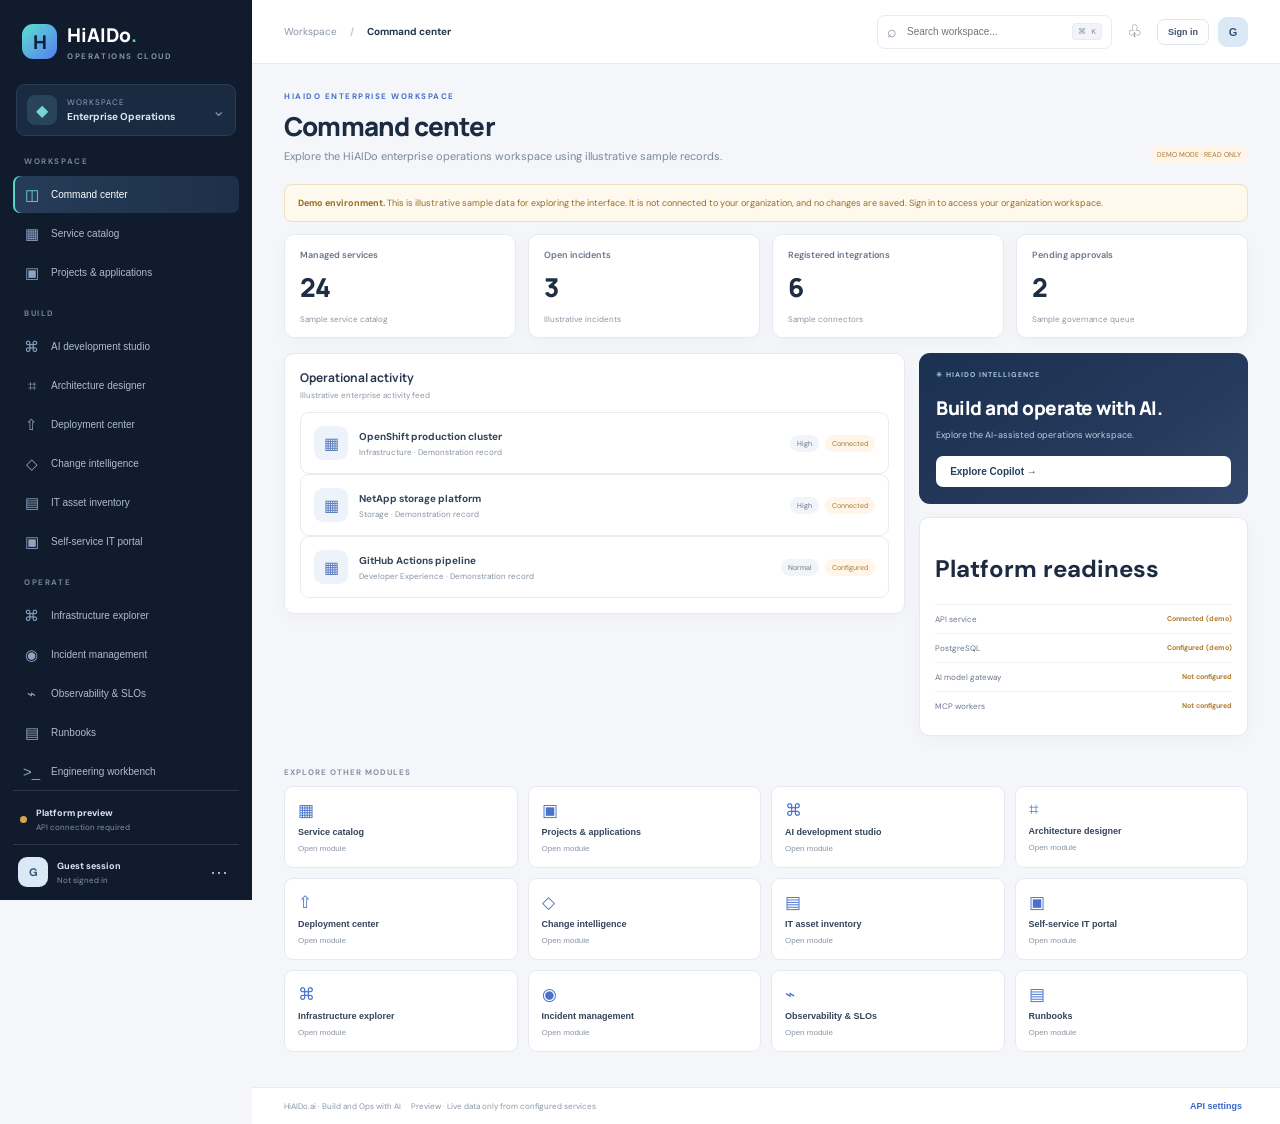
<file: index.html>
<!doctype html><html lang="en"><head><meta charset="utf-8"><meta name="viewport" content="width=device-width,initial-scale=1"><meta name="theme-color" content="#101b2b"><meta name="description" content="HiAIDo.ai enterprise AI cloud operations"><title>HiAIDo.ai | Operations Cloud</title><link rel="preconnect" href="https://fonts.googleapis.com"><link href="https://fonts.googleapis.com/css2?family=DM+Sans:wght@400;500;600;700&family=Manrope:wght@500;600;700;800&display=swap" rel="stylesheet"><link rel="stylesheet" href="./app.css?v=20261113-enterprise3"></head><body>
<div class="shell"><aside class="sidebar" id="sidebar"><a class="brand" data-route="overview"><span class="brandmark">H</span><span>HiAIDo<span class="dot">.</span><small>OPERATIONS CLOUD</small></span></a><div class="workspace"><span>◆</span><div><small>WORKSPACE</small><b>Enterprise Operations</b></div><i>⌄</i></div><div class="navscroll">
<div class="navgroup"><label>OPERATE</label><button class="nav active" data-route="overview"><i>◫</i>Command center</button><button class="nav" data-route="services"><i>▦</i>Service catalog</button><button class="nav" data-route="infrastructure"><i>⌘</i>Infrastructure</button><button class="nav" data-route="incidents"><i>◉</i>Incident management <em id="incident-count">—</em></button><button class="nav" data-route="observability"><i>⌁</i>Observability & SLOs</button></div>
<div class="navgroup"><label>INTELLIGENCE</label><button class="nav" data-route="copilot"><i class="spark">✳</i>AI operations copilot</button><button class="nav" data-route="automation"><i>ϟ</i>Automation studio</button><button class="nav" data-route="knowledge"><i>▤</i>Knowledge & runbooks</button><button class="nav" data-route="dashboards"><i>▥</i>Dashboards</button></div>
<div class="navgroup"><label>PLATFORM</label><button class="nav" data-route="integrations"><i>⌘</i>Integrations & MCP</button><button class="nav" data-route="finops"><i>◒</i>FinOps & capacity</button><button class="nav" data-route="tasks"><i>☷</i>Work queue</button></div>
<div class="navgroup"><label>GOVERNANCE</label><button class="nav" data-route="approvals"><i>◇</i>Approvals</button><button class="nav" data-route="audit"><i>≋</i>Audit trail</button><button class="nav" data-route="admin"><i>⚙</i>Administration</button></div></div>
<div class="sidebarfoot"><div class="side-status"><i></i><span><b>Platform preview</b><small>API connection required</small></span></div><div class="profile" id="profile"><span class="avatar">G</span><span><b>Guest session</b><small>Not signed in</small></span><button id="profile-action">⋯</button></div></div></aside>
<main class="main"><header class="topbar"><div class="crumb"><button class="mobile-menu" id="mobile-menu">☰</button><span>Workspace</span><b>/</b><strong id="crumb">Command center</strong></div><div class="top-actions"><label class="search">⌕ <input id="search" placeholder="Search workspace..."><kbd>⌘ K</kbd></label><button class="iconbtn" aria-label="Notifications">♧</button><button class="btn secondary small" id="auth">Sign in</button><button class="avatar topavatar" id="top-avatar">G</button></div></header>
<div class="content">
<section class="view active" id="view-overview"><div class="heading"><div><div class="eyebrow">OPERATIONS OVERVIEW <span class="tag">WORKSPACE</span></div><h1>Command center</h1><p>Your operational picture across services, infrastructure and teams.</p></div><div class="actions"><button class="btn secondary" data-action="refresh">↻ Refresh data</button><button class="btn primary" data-route="copilot">✳ Ask AI Copilot</button></div></div>
<div class="welcome"><span>✳</span><div><b id="welcome">Welcome to HiAIDo.ai</b><p>Connect your operations API and infrastructure providers to activate your live command center.</p></div><button class="textbtn" data-route="integrations">Configure integrations →</button></div>
<div class="kpis"><article><div>Managed resources <i class="blue">▦</i></div><strong id="kpi-resources">—</strong><small id="resource-note">Awaiting infrastructure connection</small><footer>INFRASTRUCTURE <span>Live API only</span></footer></article><article><div>Healthy resources <i class="green">✓</i></div><strong id="kpi-healthy">—</strong><small>No telemetry received</small><footer>RESOURCE HEALTH <span>Live API only</span></footer></article><article><div>Open incidents <i class="orange">◉</i></div><strong id="kpi-incidents">—</strong><small>Tenant workspace records</small><footer>INCIDENT RESPONSE <span>PostgreSQL</span></footer></article><article><div>Registered integrations <i class="purple">⌘</i></div><strong id="kpi-integrations">—</strong><small>Provider registry</small><footer>CONNECTIVITY <span>PostgreSQL</span></footer></article></div>
<div class="dashboard"><div class="dashmain">
<article class="card"><div class="cardhead"><div><h2>Infrastructure landscape</h2><p>Provider connectivity and inventory readiness</p></div><button class="link" data-route="integrations">Manage providers →</button></div><div class="providers"><button data-route="integrations"><i class="providericon">☸</i><span><b>Kubernetes / OpenShift</b><small>Cluster API · read-only inventory</small></span><em id="k8s-state">Not connected</em><b>›</b></button><button data-route="integrations"><i class="providericon storage">▤</i><span><b>NetApp ONTAP</b><small>Storage systems · REST API</small></span><em id="ontap-state">Not connected</em><b>›</b></button><button data-route="integrations"><i class="providericon cloud">☁</i><span><b>Cloud & virtualization</b><small>AWS · Azure · GCP · VMware</small></span><em>Not configured</em><b>›</b></button></div></article>
<article class="card"><div class="cardhead"><div><h2>Resource health</h2><p>Latest inventory returned by connected providers</p></div><span class="subtle" id="resource-time">NO LIVE SNAPSHOT</span></div><div id="resource-table" class="empty"><b>No infrastructure inventory yet</b><p>Connect a Kubernetes or OpenShift API to populate resources, health states and environment details. No sample metrics are shown as live data.</p><button class="btn secondary small" data-route="integrations">Connect infrastructure</button></div></article>
<article class="card"><div class="cardhead"><div><h2>Operational activity</h2><p>Recent signals and actions recorded in this workspace</p></div><button class="link" data-route="audit">View audit trail →</button></div><div id="activity" class="emptyline">Activity will appear as users create and update workspace records.</div></article></div>
<aside class="dashaside"><article class="copilot"><div class="copilotlabel">✳ HIAIDO INTELLIGENCE <span>ASSISTED</span></div><h2>Operations, meet intelligence.</h2><p>Investigate incidents, understand platform signals and draft safer runbooks with an AI assistant.</p><button class="btn light" data-route="copilot">Open AI Copilot →</button><div class="prompts"><small>TRY ASKING</small><button data-prompt="Help me investigate elevated API latency. What evidence should I collect first?">How should I investigate API latency?</button><button data-prompt="Draft a safe, read-only OpenShift node health triage runbook.">Draft an OpenShift triage runbook</button></div></article>
<article class="card"><div class="cardhead"><div><h2>Work queue</h2><p>Items requiring team attention</p></div><button class="link" data-route="tasks">All tasks →</button></div><div id="workqueue" class="emptyline">Your tasks and investigations will appear here.</div></article>
<article class="card"><div class="cardhead"><div><h2>Platform readiness</h2><p>Service configuration status</p></div></div><div id="readiness"><div class="readiness"><span>API service</span><b>Not configured</b></div><div class="readiness"><span>PostgreSQL</span><b>Unknown</b></div><div class="readiness"><span>AI model gateway</span><b>Not configured</b></div><div class="readiness"><span>MCP workers</span><b>Not configured</b></div></div></article></aside></div>
<div class="sectionlabel">WORKSPACE MODULES</div><div class="modulegrid"><button data-route="services"><i>▦</i><b>Service catalog</b><small>Ownership, criticality and dependencies</small></button><button data-route="incidents"><i>◉</i><b>Incident management</b><small>Response, escalation and postmortems</small></button><button data-route="automation"><i>ϟ</i><b>Automation studio</b><small>Governed workflow definitions</small></button><button data-route="integrations"><i>⌘</i><b>MCP control plane</b><small>Integration registry and access scope</small></button></div>
</section>
<section class="view" id="view-services"></section><section class="view" id="view-infrastructure"></section><section class="view" id="view-incidents"></section><section class="view" id="view-observability"></section><section class="view" id="view-copilot"></section><section class="view" id="view-automation"></section><section class="view" id="view-knowledge"></section><section class="view" id="view-dashboards"></section><section class="view" id="view-integrations"></section><section class="view" id="view-finops"></section><section class="view" id="view-tasks"></section><section class="view" id="view-approvals"></section><section class="view" id="view-audit"></section><section class="view" id="view-admin"></section>
</div><footer class="footer"><span>HiAIDo.ai · Build and Ops with AI</span><span id="footer-status">Preview · Live data only from configured services</span><button class="link" id="api-settings">API settings</button></footer></main></div>
<div class="backdrop" id="backdrop"><div class="modal"><div class="modalhead"><div><div class="eyebrow" id="modal-eyebrow">WORKSPACE</div><h2 id="modal-title">Dialog</h2></div><button id="modal-close">×</button></div><div id="modal-body"></div></div></div><div id="toasts"></div>
<script src="./config.js?v=20261113-enterprise3"></script><script src="./workspace.js?v=20261114-demo1"></script></body></html>
</file>
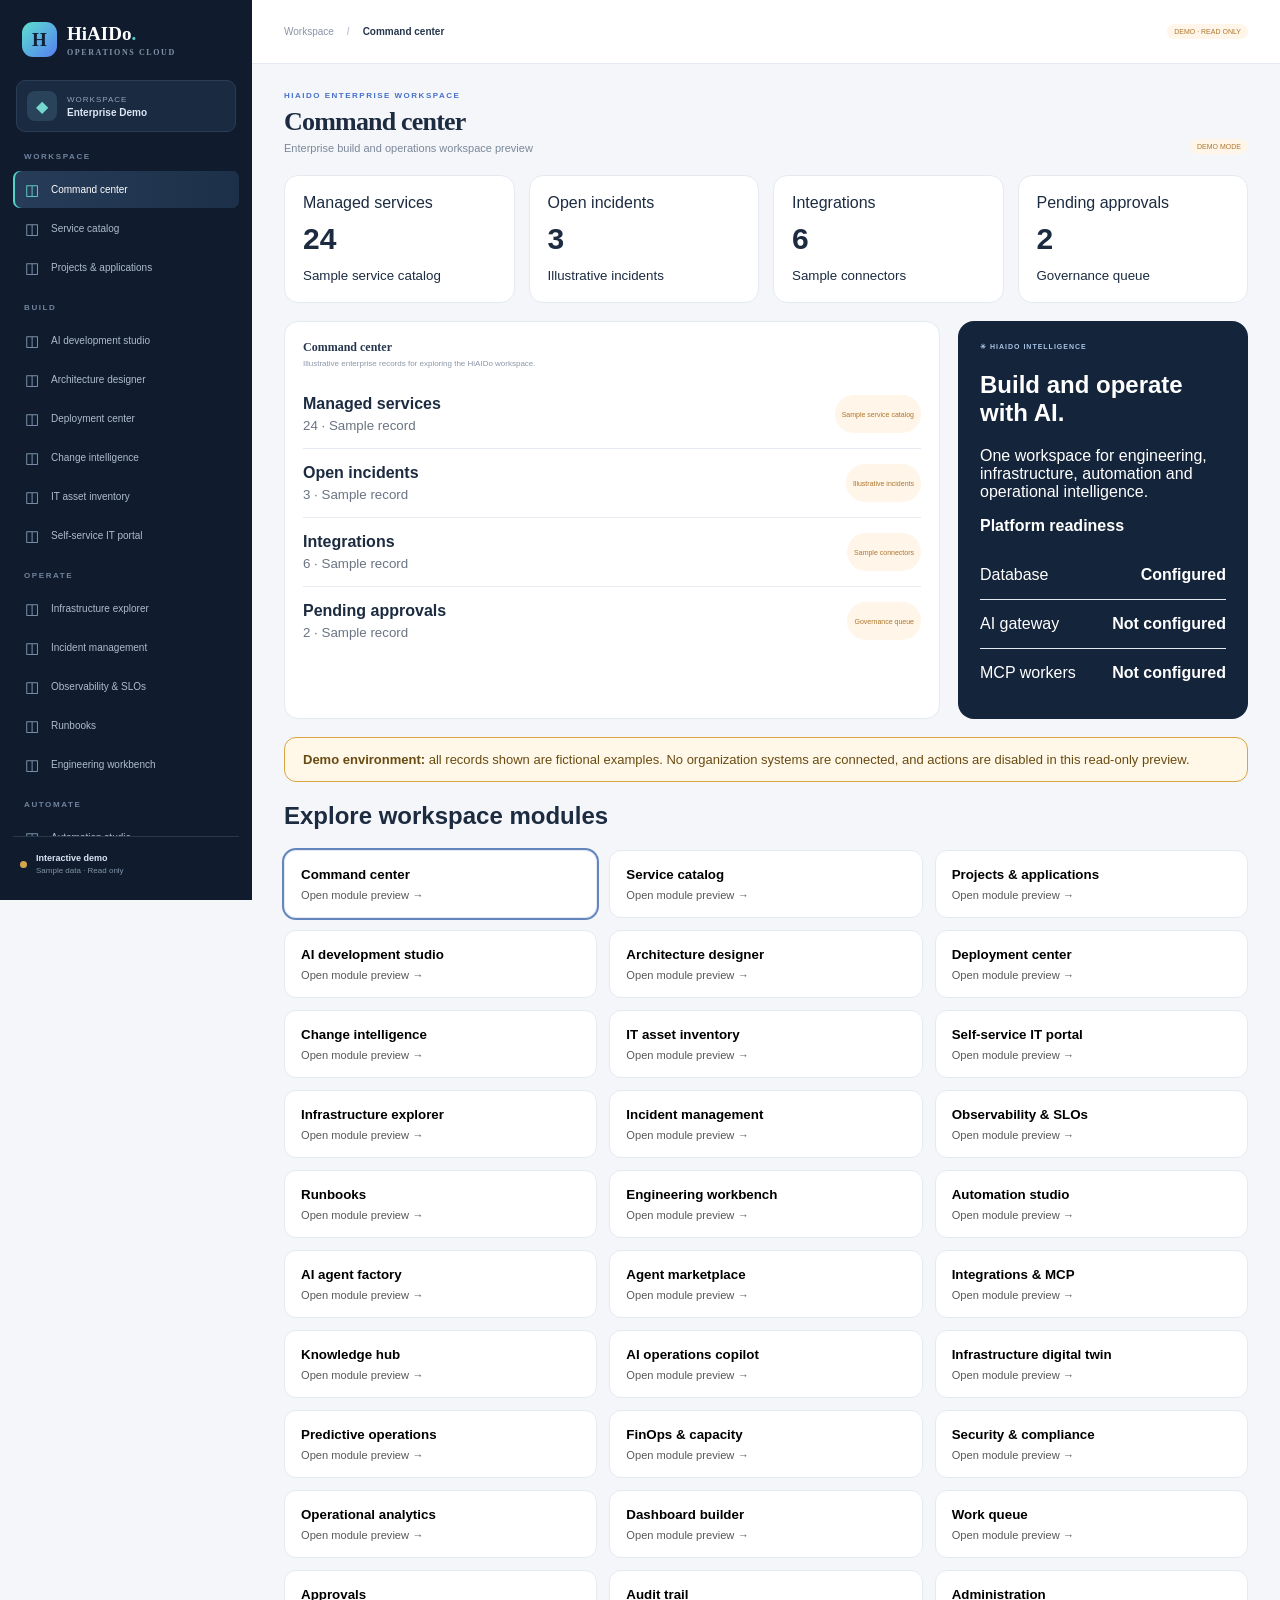
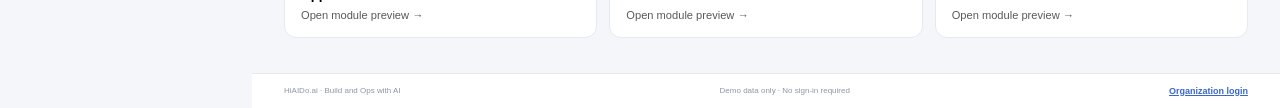
<file: demo.html>
<!doctype html>
<html lang="en"><head><meta charset="utf-8"><meta name="viewport" content="width=device-width,initial-scale=1"><meta name="theme-color" content="#101b2b"><title>HiAIDo.ai | Interactive Demo</title><link rel="stylesheet" href="./app.css?v=demo2"><style>
.demo-banner{margin:18px 0;padding:14px 18px;border:1px solid #d9a441;border-radius:12px;background:#fff8e8;color:#694b12;font-size:13px}.demo-kpis{display:grid;grid-template-columns:repeat(4,minmax(0,1fr));gap:14px;margin:18px 0}.demo-kpis article,.demo-card{background:var(--card,#fff);border:1px solid var(--line,#e5e9ef);border-radius:14px;padding:18px}.demo-kpis strong{display:block;font-size:30px;margin:10px 0}.demo-layout{display:grid;grid-template-columns:minmax(0,1fr) 290px;gap:18px}.demo-row{display:flex;justify-content:space-between;gap:12px;padding:15px 0;border-bottom:1px solid var(--line,#e5e9ef)}.demo-row:last-child{border:0}.demo-row small{display:block;opacity:.65;margin-top:5px}.demo-modules{display:grid;grid-template-columns:repeat(3,minmax(0,1fr));gap:12px;margin-top:16px}.demo-modules button{text-align:left;padding:16px;border:1px solid var(--line,#e5e9ef);border-radius:12px;background:var(--card,#fff);cursor:pointer}.demo-modules button b,.demo-modules button small{display:block}.demo-modules button small{opacity:.65;margin-top:7px}.demo-active{outline:2px solid #6386bd}.demo-side{background:#14243a;color:white;border-radius:16px;padding:22px}.demo-side button{margin-top:16px}@media(max-width:850px){.demo-layout{grid-template-columns:1fr}.demo-kpis{grid-template-columns:repeat(2,minmax(0,1fr))}.demo-modules{grid-template-columns:repeat(2,minmax(0,1fr))}}
</style></head><body><div class="shell"><aside class="sidebar"><a class="brand" href="./demo.html"><span class="brandmark">H</span><span>HiAIDo<span class="dot">.</span><small>OPERATIONS CLOUD</small></span></a><div class="workspace"><span>◆</span><div><small>WORKSPACE</small><b>Enterprise Demo</b></div></div><div class="navscroll" id="demo-nav"></div><div class="sidebarfoot"><div class="side-status"><i></i><span><b>Interactive demo</b><small>Sample data · Read only</small></span></div></div></aside><main class="main"><header class="topbar"><div class="crumb"><span>Workspace</span><b>/</b><strong id="demo-crumb">Command center</strong></div><div class="top-actions"><span class="chip warn">DEMO · READ ONLY</span></div></header><div class="content" id="demo-content"></div><footer class="footer"><span>HiAIDo.ai · Build and Ops with AI</span><span>Demo data only · No sign-in required</span><a class="link" href="./index.html">Organization login</a></footer></main></div>
<script>
const groups=[['WORKSPACE',[['overview','Command center'],['services','Service catalog'],['projects','Projects & applications']]],['BUILD',[['devstudio','AI development studio'],['architecture','Architecture designer'],['deployments','Deployment center'],['changes','Change intelligence'],['assets','IT asset inventory'],['selfservice','Self-service IT portal']]],['OPERATE',[['infrastructure','Infrastructure explorer'],['incidents','Incident management'],['observability','Observability & SLOs'],['runbooks','Runbooks'],['terminal','Engineering workbench']]],['AUTOMATE',[['automation','Automation studio'],['agents','AI agent factory'],['marketplace','Agent marketplace']]],['CONNECT',[['integrations','Integrations & MCP'],['knowledge','Knowledge hub']]],['INTELLIGENCE',[['copilot','AI operations copilot'],['digitaltwin','Infrastructure digital twin'],['predictive','Predictive operations'],['finops','FinOps & capacity'],['security','Security & compliance'],['analytics','Operational analytics'],['dashboards','Dashboard builder']]],['GOVERNANCE',[['tasks','Work queue'],['approvals','Approvals'],['audit','Audit trail'],['admin','Administration']]]];
const data={overview:[['Managed services','24','Sample service catalog'],['Open incidents','3','Illustrative incidents'],['Integrations','6','Sample connectors'],['Pending approvals','2','Governance queue']],services:[['Customer API','Platform Engineering','Healthy','Critical'],['Payments service','Digital Commerce','Healthy','High'],['Identity gateway','Security Engineering','Degraded','Critical']],projects:[['Cloud modernization','Infrastructure','In progress','High'],['Developer portal','Platform','Planning','Normal']],incidents:[['INC-2048 · API latency elevated','SRE','Investigating','High'],['INC-2047 · Storage threshold','Cloud Ops','Mitigated','Medium'],['INC-2046 · Build queue delay','Developer Experience','Resolved','Low']],deployments:[['Payments API · v2.8.1','Release Engineering','Awaiting approval','High'],['Portal UI · v1.14','Platform','Succeeded','Normal']],changes:[['CHG-882 · Kubernetes upgrade','Infrastructure','Pending review','High'],['CHG-881 · Rotate service cert','Security','Approved','Normal']],assets:[['ocp-prod-01','Platform Engineering','Managed','Critical'],['ontap-cluster-a','Storage','Managed','High']],approvals:[['CHG-882 · Cluster upgrade','Change Advisory','Pending approval','High'],['New MCP connector · NetApp','Platform Admin','Pending approval','Normal']],tasks:[['Review production SLO breach','SRE','Open','High'],['Validate backup evidence','Storage','In progress','Normal']],runbooks:[['OpenShift node not ready','SRE','Published','High'],['ONTAP volume capacity check','Storage','Published','Normal']],agents:[['Incident triage assistant','SRE','Draft','High'],['Change risk assessor','Platform','Published','Normal']],automation:[['Kubernetes namespace request','Platform','Draft','Normal'],['Daily backup verification','Storage','Enabled','High']],integrations:[['OpenShift API','Kubernetes','Registered · demo','Read-only'],['NetApp ONTAP','Storage','Registered · demo','Read-only'],['ServiceNow','ITSM','Not connected','—']],security:[['Privileged access review','Security','In progress','High'],['Cluster baseline controls','Platform','Compliant','Normal']],knowledge:[['Production support standards','Platform','Published','Normal'],['Disaster recovery guide','SRE','Published','High']]};
const desc={devstudio:'Design code, Kubernetes manifests, CI/CD pipelines and tests.',architecture:'Map application architecture, dependencies and technical decisions.',observability:'Explore service-level objectives, alerts and reliability signals.',terminal:'Secure engineering workbench preview. Remote sessions are disabled in demo.',copilot:'AI-assisted operational guidance preview. Live model access is not configured.',digitaltwin:'Model infrastructure assets and service dependencies.',predictive:'Capacity and anomaly forecasting preview.',finops:'Cloud cost allocation and capacity management preview.',analytics:'Cross-module operational reporting preview.',dashboards:'Build operational dashboards from connected data.',marketplace:'Discover reusable agent templates and capabilities.',selfservice:'Publish governed IT request templates.',infrastructure:'Explore Kubernetes, storage and cloud inventory.',audit:'Review governance and operational evidence.'};
function openPage(id){document.querySelectorAll('.nav').forEach(x=>x.classList.toggle('active',x.dataset.id===id));document.getElementById('demo-crumb').textContent=(groups.flatMap(g=>g[1]).find(x=>x[0]===id)||[id,id])[1];const v=document.getElementById('demo-content');const rows=data[id]||[['Preview workspace','Platform Operations','Available in configured environment','Normal'],['Connected provider required','Infrastructure','Not connected','Info']];const isHome=id==='overview';let body=isHome?'<div class="demo-kpis">'+data.overview.map(x=>'<article><div>'+x[0]+'</div><strong>'+x[1]+'</strong><small>'+x[2]+'</small></article>').join('')+'</div>':'';body+='<div class="demo-layout"><section class="demo-card"><div class="cardhead"><div><h2>'+((groups.flatMap(g=>g[1]).find(x=>x[0]===id)||[id,id])[1])+'</h2><p>'+ (desc[id]||'Illustrative enterprise records for exploring the HiAIDo workspace.')+'</p></div></div>'+rows.map(r=>'<div class="demo-row"><div><b>'+r[0]+'</b><small>'+r[1]+' · Sample record</small></div><span class="chip warn">'+r[2]+'</span></div>').join('')+'</section><aside class="demo-side"><div class="copilotlabel">✳ HIAIDO INTELLIGENCE</div><h2>Build and operate with AI.</h2><p>One workspace for engineering, infrastructure, automation and operational intelligence.</p><p><b>Platform readiness</b></p><div class="demo-row"><span>Database</span><b>Configured</b></div><div class="demo-row"><span>AI gateway</span><b>Not configured</b></div><div class="demo-row"><span>MCP workers</span><b>Not configured</b></div></aside></div><div class="demo-banner"><b>Demo environment:</b> all records shown are fictional examples. No organization systems are connected, and actions are disabled in this read-only preview.</div><h2>Explore workspace modules</h2><div class="demo-modules">'+groups.flatMap(g=>g[1]).map(x=>'<button data-open="'+x[0]+'" class="'+(x[0]===id?'demo-active':'')+'"><b>'+x[1]+'</b><small>Open module preview →</small></button>').join('')+'</div>';v.innerHTML='<div class="heading"><div><div class="eyebrow">HIAIDO ENTERPRISE WORKSPACE</div><h1>'+((groups.flatMap(g=>g[1]).find(x=>x[0]===id)||[id,id])[1])+'</h1><p>Enterprise build and operations workspace preview</p></div><span class="chip warn">DEMO MODE</span></div>'+body;}
const nav=document.getElementById('demo-nav');nav.innerHTML=groups.map(g=>'<div class="navgroup"><label>'+g[0]+'</label>'+g[1].map(x=>'<button class="nav '+(x[0]==='overview'?'active':'')+'" data-id="'+x[0]+'"><i>◫</i>'+x[1]+'</button>').join('')+'</div>').join('');document.addEventListener('click',e=>{const b=e.target.closest('[data-id],[data-open]');if(b)openPage(b.dataset.id||b.dataset.open)});openPage('overview');
</script></body></html>
</file>
<file: app.css>
:root{font-family:"DM Sans",sans-serif;color:#1c2b40;background:#f4f6fa;--nav:#101c2d;--ink:#1c2b40;--muted:#78869a;--line:#e5eaf1;--blue:#315fce;--green:#159b76;--amber:#b7791f;--red:#c54d5d}*{box-sizing:border-box}body{margin:0}.shell{min-height:100vh}.sidebar{position:fixed;inset:0 auto 0 0;width:252px;background:var(--nav);color:#dce6f5;display:flex;flex-direction:column;padding:22px 13px 13px;z-index:20}.brand{display:flex;align-items:center;gap:10px;color:#fff;text-decoration:none;font:800 19px Manrope;padding:0 9px 23px}.brandmark{width:35px;height:35px;display:grid;place-items:center;border-radius:11px;background:linear-gradient(135deg,#5ce0cf,#567ef1);color:#112138}.brand small{display:block;font:700 8px "DM Sans";letter-spacing:1.6px;color:#8191a9;margin-top:3px}.dot{color:#53d1c5}.workspace{display:flex;align-items:center;gap:10px;background:#1a2a40;border:1px solid #2b3d55;border-radius:9px;padding:10px;margin:0 3px 20px}.workspace>span{width:30px;height:30px;display:grid;place-items:center;background:#29435b;border-radius:8px;color:#75d7cd}.workspace div{flex:1}.workspace small,.workspace b{display:block}.workspace small{font-size:8px;letter-spacing:1px;color:#91a2b9}.workspace b{font-size:10px;margin-top:3px}.workspace i{font-style:normal;color:#8292a8}.navscroll{overflow:auto;flex:1}.navgroup{margin-bottom:17px}.navgroup label{display:block;font-size:8px;font-weight:700;letter-spacing:1.6px;color:#71839d;padding:0 11px 8px}.nav{width:100%;height:37px;border:0;background:transparent;color:#aebbd0;border-radius:7px;text-align:left;padding:0 10px;display:flex;align-items:center;gap:11px;font-size:10px;margin:2px 0}.nav i{font-style:normal;width:17px;text-align:center;font-size:15px;color:#8da4c3}.nav:hover{background:#1a2b42;color:#fff}.nav.active{background:linear-gradient(90deg,#263c58,#1d3049);color:#fff;box-shadow:inset 2px 0 #52d4c8}.nav.active i,.spark{color:#6be0d3!important}.nav em{margin-left:auto;font-style:normal;font-size:8px;background:#35465e;padding:2px 6px;border-radius:12px}.sidebarfoot{border-top:1px solid #29384d;padding-top:12px}.side-status,.profile{display:flex;align-items:center;gap:9px;padding:4px 7px 12px}.side-status>i{width:7px;height:7px;background:#d4a54c;border-radius:50%}.side-status b,.side-status small,.profile b,.profile small{display:block}.side-status b,.profile b{font-size:9px}.side-status small,.profile small{font-size:8px;color:#8293a9;margin-top:3px}.profile{border-top:1px solid #29384d;padding:12px 5px 0}.profile span:nth-child(2){flex:1}.avatar{width:30px;height:30px;border-radius:9px;background:#dbe9f7;color:#345477;display:grid;place-items:center;font-size:11px;font-weight:700;border:0}.profile button{border:0;background:none;color:#aebbd0;font-size:18px}.main{margin-left:252px;min-height:100vh;display:flex;flex-direction:column}.topbar{height:64px;background:#fff;border-bottom:1px solid var(--line);display:flex;align-items:center;justify-content:space-between;padding:0 32px;position:sticky;top:0;z-index:10}.crumb,.top-actions{display:flex;align-items:center;gap:13px}.crumb{font-size:10px;color:#8995a7}.crumb b{color:#c4ccd7}.crumb strong{color:#25364c}.mobile-menu{display:none}.top-actions{gap:9px}.search{height:34px;width:235px;border:1px solid #e7ebf1;border-radius:8px;display:flex;align-items:center;gap:8px;padding:0 9px;color:#8794a7}.search input{border:0;outline:0;width:100%;font-size:10px}.search kbd{font-size:8px;background:#f2f4f8;border:1px solid #e8ebf0;border-radius:4px;padding:3px 5px;white-space:nowrap}.iconbtn{border:0;background:none;color:#68778c;font-size:17px}.btn{border:1px solid transparent;border-radius:7px;padding:9px 13px;font-size:10px;font-weight:600;display:inline-flex;align-items:center;justify-content:center;gap:7px}.primary{background:#315fce;color:white}.secondary{background:white;border-color:#dfe5ed;color:#43546a}.light{background:white;color:#25415e;width:100%;justify-content:space-between}.small{padding:7px 10px;font-size:9px}.topavatar{cursor:pointer}.content{max-width:1600px;width:100%;padding:27px 32px 35px;margin:auto;flex:1}.view{display:none}.view.active{display:block;animation:appear .18s}@keyframes appear{from{opacity:.4;transform:translateY(3px)}to{opacity:1;transform:none}}.heading{display:flex;align-items:flex-end;justify-content:space-between;gap:18px;margin-bottom:21px}.eyebrow{font-size:8px;letter-spacing:1.5px;font-weight:700;color:#4770c9}.tag{margin-left:7px;background:#f3f7fd;border:1px solid #d9e5f5;padding:3px 7px;border-radius:20px;color:#60738d;font-size:7px}.heading h1{font:800 26px Manrope;letter-spacing:-.8px;margin:7px 0 5px}.heading p{margin:0;color:#7b8799;font-size:11px}.actions{display:flex;gap:8px}.welcome{display:flex;align-items:center;gap:13px;background:#edf4ff;border:1px solid #dce8f8;border-radius:10px;padding:12px 15px;margin-bottom:16px}.welcome>span{width:34px;height:34px;display:grid;place-items:center;background:#dce9ff;border-radius:9px;color:#426bd1;font-size:17px}.welcome div{flex:1}.welcome b{font-size:10px;color:#29456b}.welcome p{font-size:9px;color:#6c7f9a;margin:4px 0 0}.textbtn,.link{border:0;background:none;color:#3868c8;font-size:9px;font-weight:600;white-space:nowrap}.kpis{display:grid;grid-template-columns:repeat(4,minmax(0,1fr));gap:12px;margin-bottom:15px}.kpis article,.card{background:#fff;border:1px solid #e6eaf0;border-radius:10px;box-shadow:0 4px 18px #1a2a4308}.kpis article{padding:14px 15px 10px}.kpis article>div{display:flex;align-items:center;justify-content:space-between;font-size:9px;color:#66758a;font-weight:600}.kpis article i{width:26px;height:26px;border-radius:8px;display:grid;place-items:center;font-style:normal}.blue{background:#edf3ff;color:#4c75d3}.green{background:#e9f7f1;color:#1b9a70}.orange{background:#fff4e8;color:#bd8133}.purple{background:#f2efff;color:#8168ce}.kpis strong{display:block;font:800 26px Manrope;color:#1e2d42;margin:8px 0 1px}.kpis small{font-size:8px;color:#8a96a7}.kpis footer{display:flex;justify-content:space-between;border-top:1px solid #eff1f5;margin-top:11px;padding-top:8px;font-size:7px;font-weight:700;letter-spacing:.5px;color:#8793a5}.kpis footer span{font-weight:400;letter-spacing:0}.dashboard{display:grid;grid-template-columns:minmax(0,1.7fr) minmax(265px,.9fr);gap:14px}.dashmain,.dashaside{min-width:0}.card{padding:15px;margin-bottom:13px}.cardhead{display:flex;align-items:center;justify-content:space-between;gap:10px;margin-bottom:12px}.cardhead h2{font:700 12px Manrope;margin:0 0 4px;color:#26374e}.cardhead p{font-size:8px;color:#8b97a8;margin:0}.subtle{font-size:7px;font-weight:700;letter-spacing:.7px;color:#8996a8}.providers{display:grid}.providers button{display:flex;align-items:center;gap:11px;width:100%;border:0;border-top:1px solid #f0f2f5;background:white;padding:10px 4px;text-align:left}.providers button:first-child{border:0}.providers button:hover{background:#fafbfd}.providericon{width:32px;height:32px;border-radius:8px;background:#eaf1ff;color:#4273d3;display:grid;place-items:center;font-style:normal}.providericon.storage{background:#eef8f5;color:#259b7a}.providericon.cloud{background:#f3efff;color:#7b67c5}.providers button span{flex:1}.providers b{font-size:9px;color:#34445a}.providers small{display:block;font-size:8px;color:#8c98a8;margin-top:3px}.providers em{font-size:8px;color:#b27b2d;font-style:normal}.providers button> b:last-child{font-size:16px;color:#9aa5b4}.empty{min-height:160px;display:flex;flex-direction:column;align-items:center;justify-content:center;text-align:center;padding:18px;color:#8794a6}.empty:before{content:'▦';width:36px;height:36px;border-radius:10px;background:#f0f4fa;color:#6c86b1;display:grid;place-items:center;font-size:17px;margin-bottom:9px}.empty b{font-size:10px;color:#3b4b60}.empty p{max-width:390px;font-size:8px;line-height:1.6;margin:5px 0 11px}.emptyline{padding:12px 3px;color:#8995a6;font-size:9px}.copilot{border-radius:11px;padding:17px;background:linear-gradient(145deg,#1b3150,#263a5d 65%,#33476c);color:white;margin-bottom:13px}.copilotlabel{font-size:7px;letter-spacing:1px;color:#a8c3e4;font-weight:700}.copilotlabel span{float:right;border:1px solid #58708f;border-radius:4px;padding:3px 5px;font-size:6px}.copilot h2{font:800 19px Manrope;letter-spacing:-.5px;margin:16px 0 7px}.copilot p{font-size:9px;line-height:1.6;color:#c0cde0;margin:0 0 13px}.prompts{border-top:1px solid #526580;margin-top:13px;padding-top:10px;display:grid;gap:5px}.prompts small{font-size:7px;color:#93a8c4;letter-spacing:1px}.prompts button{border:0;background:none;color:#d3deec;text-align:left;font-size:8px;padding:4px 0}.readiness{display:flex;justify-content:space-between;padding:9px 0;border-top:1px solid #f0f2f5;font-size:8px;color:#68778c}.readiness:first-child{border:0}.readiness b{font-size:7px;color:#b27b2d}.sectionlabel{font-size:8px;font-weight:700;letter-spacing:1px;color:#8592a5;margin:18px 0 9px}.modulegrid{display:grid;grid-template-columns:repeat(4,1fr);gap:10px}.modulegrid button{display:flex;flex-direction:column;align-items:flex-start;gap:6px;padding:13px;background:white;border:1px solid #e6eaf0;border-radius:9px;text-align:left}.modulegrid button:hover{border-color:#b9cbed}.modulegrid i{font-style:normal;font-size:17px;color:#4773cf}.modulegrid b{font-size:9px;color:#34445a}.modulegrid small{font-size:8px;color:#8995a5;line-height:1.4}.footer{border-top:1px solid #e7ebf0;background:white;padding:12px 32px;display:flex;align-items:center;justify-content:space-between;gap:10px;color:#8b97a7;font-size:8px}.footer button{margin-left:auto}.page-toolbar{display:flex;justify-content:space-between;gap:10px;margin:15px 0}.filters{display:flex;gap:8px}.filter{border:1px solid #dfe5ed;border-radius:7px;padding:9px 10px;background:white;color:#314158;font-size:9px}.filter.searchfilter{min-width:220px}.records{display:grid;gap:9px}.record{display:flex;align-items:center;gap:11px;padding:13px;background:white;border:1px solid #e8ecf2;border-radius:9px}.recordicon{width:34px;height:34px;border-radius:9px;background:#eef3fb;color:#5477b8;display:grid;place-items:center}.recordmain{flex:1;min-width:0}.recordmain b{display:block;font-size:10px;color:#33445a}.recordmain p{font-size:8px;color:#8591a2;margin:4px 0 0}.chips{display:flex;gap:6px;align-items:center}.chip{font-size:7px;padding:4px 7px;border-radius:20px;background:#f1f4f8;color:#64758b;white-space:nowrap}.chip.good{background:#eaf7f1;color:#168c6b}.chip.warn{background:#fff5e8;color:#ad762d}.chip.bad{background:#fff0f1;color:#c24c5b}.mini{border:1px solid #e0e6ee;background:white;border-radius:6px;padding:6px 8px;color:#51647c;font-size:8px}.empty-panel{border:1px dashed #d5dde8;background:#fbfcfe;border-radius:10px;text-align:center;padding:30px 15px;color:#7c899b}.empty-panel b{display:block;font-size:11px;color:#40516a;margin:8px 0 4px}.empty-panel p{font-size:9px;max-width:480px;margin:0 auto 12px;line-height:1.6}.banner{border:1px solid #dce7f5;background:#f2f7fd;color:#567294;border-radius:8px;padding:11px 13px;font-size:9px;line-height:1.6;margin:12px 0}.banner.warn{border-color:#f0dfc1;background:#fff9ed;color:#986a25}.banner.good{border-color:#ccebdd;background:#f0faf5;color:#25805f}.split{display:grid;grid-template-columns:1.4fr .7fr;gap:14px}.info-card{background:white;border:1px solid #e6eaf0;border-radius:9px;padding:15px;margin-bottom:12px}.info-card h3{font:700 11px Manrope;margin:0 0 8px}.info-card p,.info-card li{font-size:9px;line-height:1.8;color:#718096}.chat{background:white;border:1px solid #e6eaf0;border-radius:10px;overflow:hidden}.messages{min-height:280px;max-height:470px;overflow:auto;padding:17px;display:flex;flex-direction:column;gap:11px}.message{max-width:86%;padding:11px 13px;border:1px solid #e5eaf1;border-radius:10px;background:#f7f9fc;font-size:9px;line-height:1.65;color:#46566d;white-space:pre-wrap}.message.user{align-self:flex-end;background:#edf3ff;border-color:#dbe6fa;color:#34517f}.message b{display:block;font-size:8px;color:#4770c9;margin-bottom:4px}.compose{border-top:1px solid #edf0f4;padding:12px;display:flex;gap:8px}.compose textarea{flex:1;min-height:42px;border:1px solid #e0e6ee;border-radius:8px;padding:10px;font:9px "DM Sans"}.backdrop{position:fixed;inset:0;background:#101b2b80;backdrop-filter:blur(3px);z-index:50;display:none;align-items:center;justify-content:center;padding:16px}.backdrop.open{display:flex}.modal{width:min(520px,100%);max-height:90vh;overflow:auto;background:white;border-radius:13px;box-shadow:0 22px 80px #14243b40;padding:20px}.modalhead{display:flex;justify-content:space-between;margin-bottom:15px}.modalhead h2{font:800 17px Manrope;margin:5px 0}.modalhead button{border:0;background:none;font-size:22px;color:#7b8797}.formgrid{display:grid;grid-template-columns:1fr 1fr;gap:0 11px}.field{margin:8px 0}.field.full{grid-column:1/-1}.field label{display:block;font-size:8px;font-weight:600;color:#65758a;margin-bottom:5px}.field input,.field select,.field textarea{width:100%;border:1px solid #dfe5ed;border-radius:7px;padding:9px 10px;color:#34445a;font:9px "DM Sans"}.field textarea{min-height:75px}.hint{font-size:8px;color:#8995a6;line-height:1.5;margin-top:5px}.modalactions{display:flex;justify-content:flex-end;gap:8px;margin-top:16px;padding-top:12px;border-top:1px solid #edf0f4}.toast{position:fixed;right:18px;bottom:18px;z-index:80;background:#20344f;color:white;border-radius:8px;padding:11px 14px;font-size:9px;box-shadow:0 8px 30px #162b4440;max-width:320px}.toast.error{background:#873b4b}.mobile-menu{border:0;background:none;color:#566980;font-size:17px}@media(max-width:1100px){.sidebar{width:225px}.main{margin-left:225px}.content{padding:23px}.dashboard{grid-template-columns:1fr}.dashaside{display:grid;grid-template-columns:1fr 1fr;gap:12px}.copilot{grid-row:span 2}.modulegrid{grid-template-columns:repeat(2,1fr)}}@media(max-width:820px){.sidebar{transform:translateX(-100%);transition:.2s;width:252px}.sidebar.open{transform:translateX(0);box-shadow:15px 0 40px #10233b40}.main{margin-left:0}.topbar{height:58px;padding:0 15px}.mobile-menu{display:block}.content{padding:19px 15px}.footer{padding:12px 15px}.dashaside{display:flex;flex-direction:column}.card{margin-bottom:0}.dashmain{display:grid;gap:12px}}@media(max-width:580px){.topbar{padding:0 10px}.top-actions{gap:5px}.search{width:34px;border:0;padding:0;justify-content:center}.search input,.search kbd{display:none}.iconbtn{display:none}.content{padding:16px 11px}.heading{align-items:flex-start;flex-direction:column}.actions{width:100%}.actions .btn{flex:1}.heading h1{font-size:23px}.welcome{align-items:flex-start;flex-wrap:wrap}.textbtn{margin-left:46px}.kpis{grid-template-columns:1fr 1fr;gap:8px}.kpis article{padding:11px}.kpis strong{font-size:23px}.kpis footer{font-size:6px}.modulegrid{grid-template-columns:1fr 1fr}.page-toolbar{flex-direction:column}.filters{width:100%}.filter.searchfilter{min-width:0;flex:1}.record{align-items:flex-start;flex-wrap:wrap}.recordmain{min-width:calc(100% - 48px)}.chips{padding-left:45px}.split{grid-template-columns:1fr}.formgrid{grid-template-columns:1fr}.field.full{grid-column:auto}.footer{flex-direction:column;align-items:flex-start}.footer button{margin:0}.providers em{font-size:7px}}
/* Data grids, operational states and forms */
.data-table{width:100%;border-collapse:collapse;font-size:9px;min-width:560px}.data-table th{text-align:left;padding:10px 9px;border-bottom:1px solid #e8edf3;color:#8491a3;font-size:7px;letter-spacing:.7px;white-space:nowrap}.data-table td{padding:11px 9px;border-bottom:1px solid #f0f2f5;color:#43536a;vertical-align:middle}.data-table tr:last-child td{border-bottom:0}.data-table td b{color:#30435b}.banner{border:1px solid #dce7f5;background:#f2f7fd;color:#567294;border-radius:8px;padding:11px 13px;font-size:9px;line-height:1.6;margin:12px 0}.banner.warn{border-color:#f0dfc1;background:#fff9ed;color:#986a25}.info-card{background:#fff;border:1px solid #e6eaf0;border-radius:9px;padding:15px;margin-bottom:12px}.info-card h3{font:700 11px Manrope;margin:0 0 8px}.info-card p,.info-card li{font-size:9px;line-height:1.8;color:#718096}.sectionlabel{font-size:8px;font-weight:700;letter-spacing:1px;color:#8592a5;margin:18px 0 9px}.chip{display:inline-flex;align-items:center;gap:4px}.chip.good{background:#eaf7f1;color:#168c6b}.chip.warn{background:#fff5e8;color:#ad762d}.chip.bad{background:#fff0f1;color:#c24c5b}
</file>
